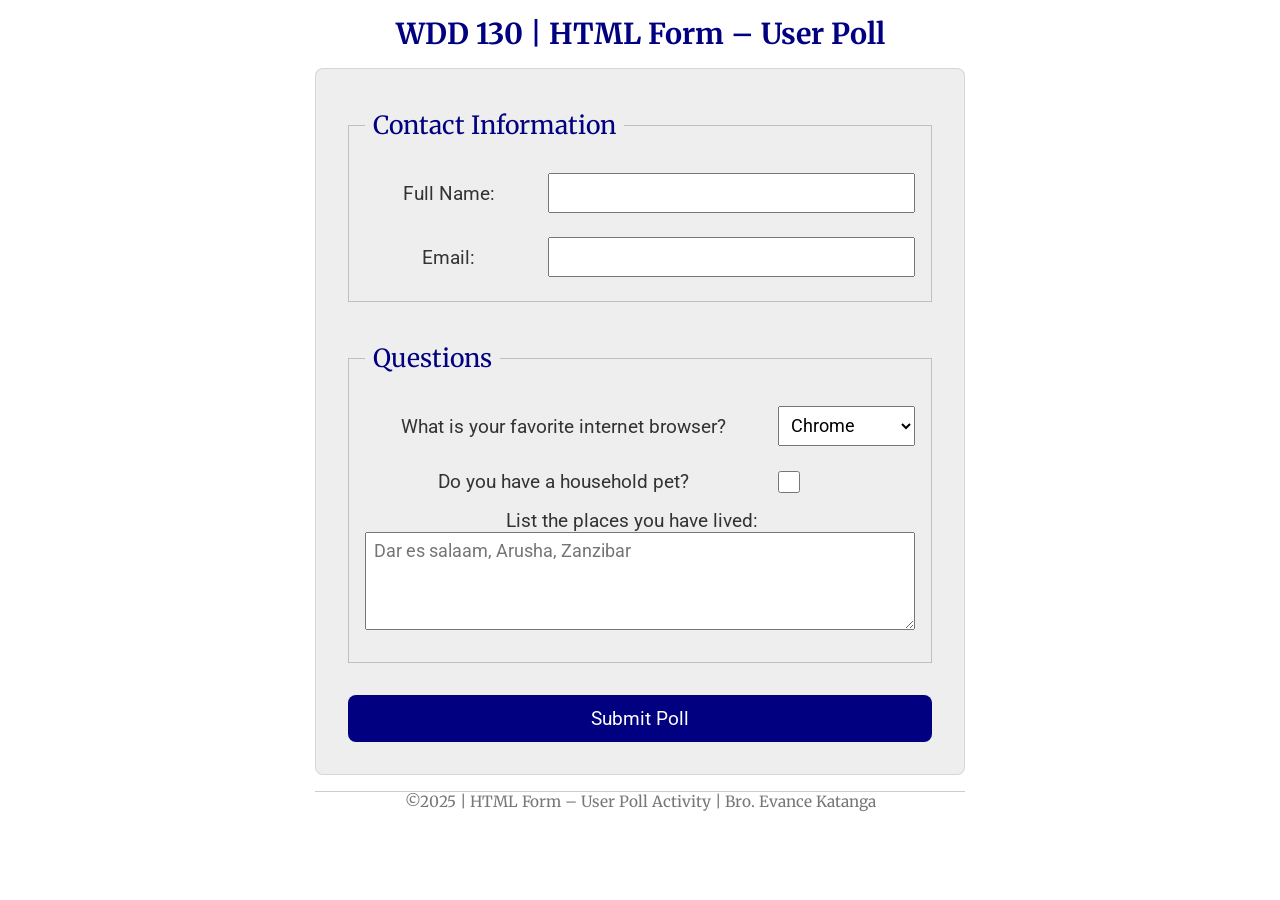
<file: week05/poll-form.html>
<!DOCTYPE html>
<html lang="en-us">

<head>
    <meta charset="utf-8">
    <meta name="viewport" content="width=device-width, initial-scale=1">
    <title>WDD 130 | HTML Form – User Poll</title>
    <link rel="stylesheet" href="styles/poll-form.css">
    <link rel="preconnect" href="https://fonts.googleapis.com">
    <link rel="preconnect" href="https://fonts.gstatic.com" crossorigin>
    <link href="https://fonts.googleapis.com/css2?family=Merriweather:ital,wght@0,300..900;1,300..900&family=Roboto:ital,wght@0,100..900;1,100..900&display=swap" rel="stylesheet">
</head>

<body>
    <header>
        <h1>WDD 130 | HTML Form – User Poll</h1>
    </header>
    <main>
        <form>
            <fieldset>
                <legend>Contact Information</legend>
                <div class="form-item column2">
                    <label for="fullname">Full Name:</label>
                    <input type="text" name="fullname" id="fullname" required>
                </div>
                <div class="form-item column2">
                    <label for="useremail">Email:</label>
                    <input type="email" name="useremail" id="useremail" required>
                </div>
            </fieldset>
            <fieldset>
                <legend>Questions</legend>
                <div class="form-item column1">
                    <label for="browser">What is your favorite internet browser?</label>
                    <select id="browser" name="browser">
                        <option value="chrome">Chrome</option>
                        <option value="firefox">Firefox</option>
                        <option value="safari">Safari</option>
                        <option value="edge">Edge</option>
                        <option value="brave">Brave</option>
                        <option value="other">Other</option>
                    </select>
                </div>
                <div class="form-item column1">
                    <label for="pet">Do you have a household pet?</label>
                    <input type="checkbox" id="pet" name="pet">
                </div>
                <div class="form-item">
                    <label for="places">List the places you have lived:</label>
                    <textarea id="places" name="places" rows="4" placeholder="Dar es salaam, Arusha, Zanzibar"></textarea>
                </div>
            </fieldset>
            <button type="submit">Submit Poll</button>
        </form>
    </main>
    <footer>
        <p>©2025 | HTML Form – User Poll Activity | Bro. Evance Katanga</p>
    </footer>
</body>

</html>
</file>
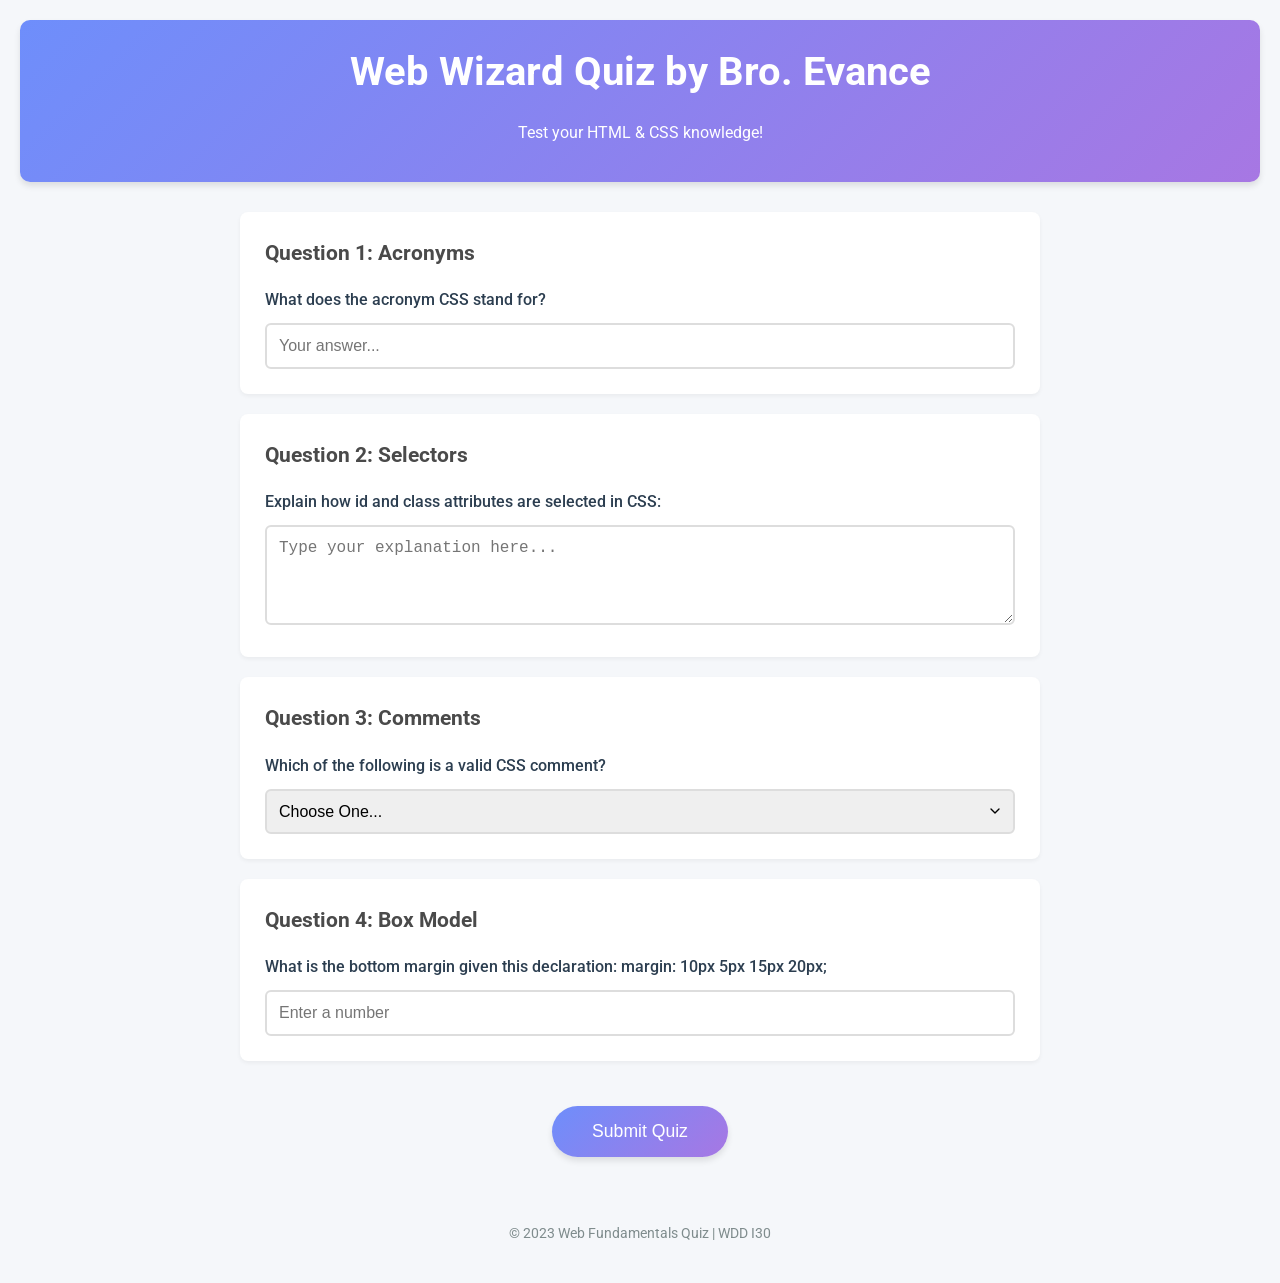
<file: week05/quiz.html>
<!DOCTYPE html>
<html lang="en">
<head>
    <meta charset="UTF-8">
    <meta name="viewport" content="width=device-width, initial-scale=1.0">
    <title>HTML/CSS Knowledge Quiz</title>
    <link rel="stylesheet" href="styles/quiz.css">
    <style>
        @import url('https://fonts.googleapis.com/css2?family=Roboto:wght@300;400;700&family=Source+Code+Pro&display=swap');
    </style>
</head>
<body>
    <header>
        <h1>Web Wizard Quiz
            by Bro. Evance
        </h1>
        <p>Test your HTML & CSS knowledge!</p>
    </header>

    <main>
        <form id="quiz-form" action="#" method="post">
            <div class="quiz-card">
                <h2>Question 1: Acronyms</h2>
                <label for="q1">What does the acronym CSS stand for?</label>
                <input type="text" id="q1" name="q1" placeholder="Your answer..." required>
            </div>

            <div class="quiz-card">
                <h2>Question 2: Selectors</h2>
                <label for="q2">Explain how id and class attributes are selected in CSS:</label>
                <textarea id="q2" name="q2" rows="4" placeholder="Type your explanation here..."></textarea>
            </div>

            <div class="quiz-card">
                <h2>Question 3: Comments</h2>
                <label for="q3">Which of the following is a valid CSS comment?</label>
                <select id="q3" name="q3" required>
                    <option value="" selected disabled>Choose One...</option>
                    <option value="option1">/* This is a comment */</option>
                    <option value="option2">// This is a comment</option>
                    <option value="option3"><!-- This is a comment --></option>
                    <option value="option4">' This is a comment</option>
                </select>
            </div>

            <div class="quiz-card">
                <h2>Question 4: Box Model</h2>
                <label for="q4">What is the bottom margin given this declaration: margin: 10px 5px 15px 20px;</label>
                <input type="number" id="q4" name="q4" min="0" max="50" placeholder="Enter a number">
            </div>

            <div class="quiz-card submit-section">
                <button type="submit" class="submit-btn">Submit Quiz</button>
            </div>
        </form>
    </main>

    <footer>
        <p>© 2023 Web Fundamentals Quiz | WDD I30</p>
    </footer>
</body>
</html>
</file>
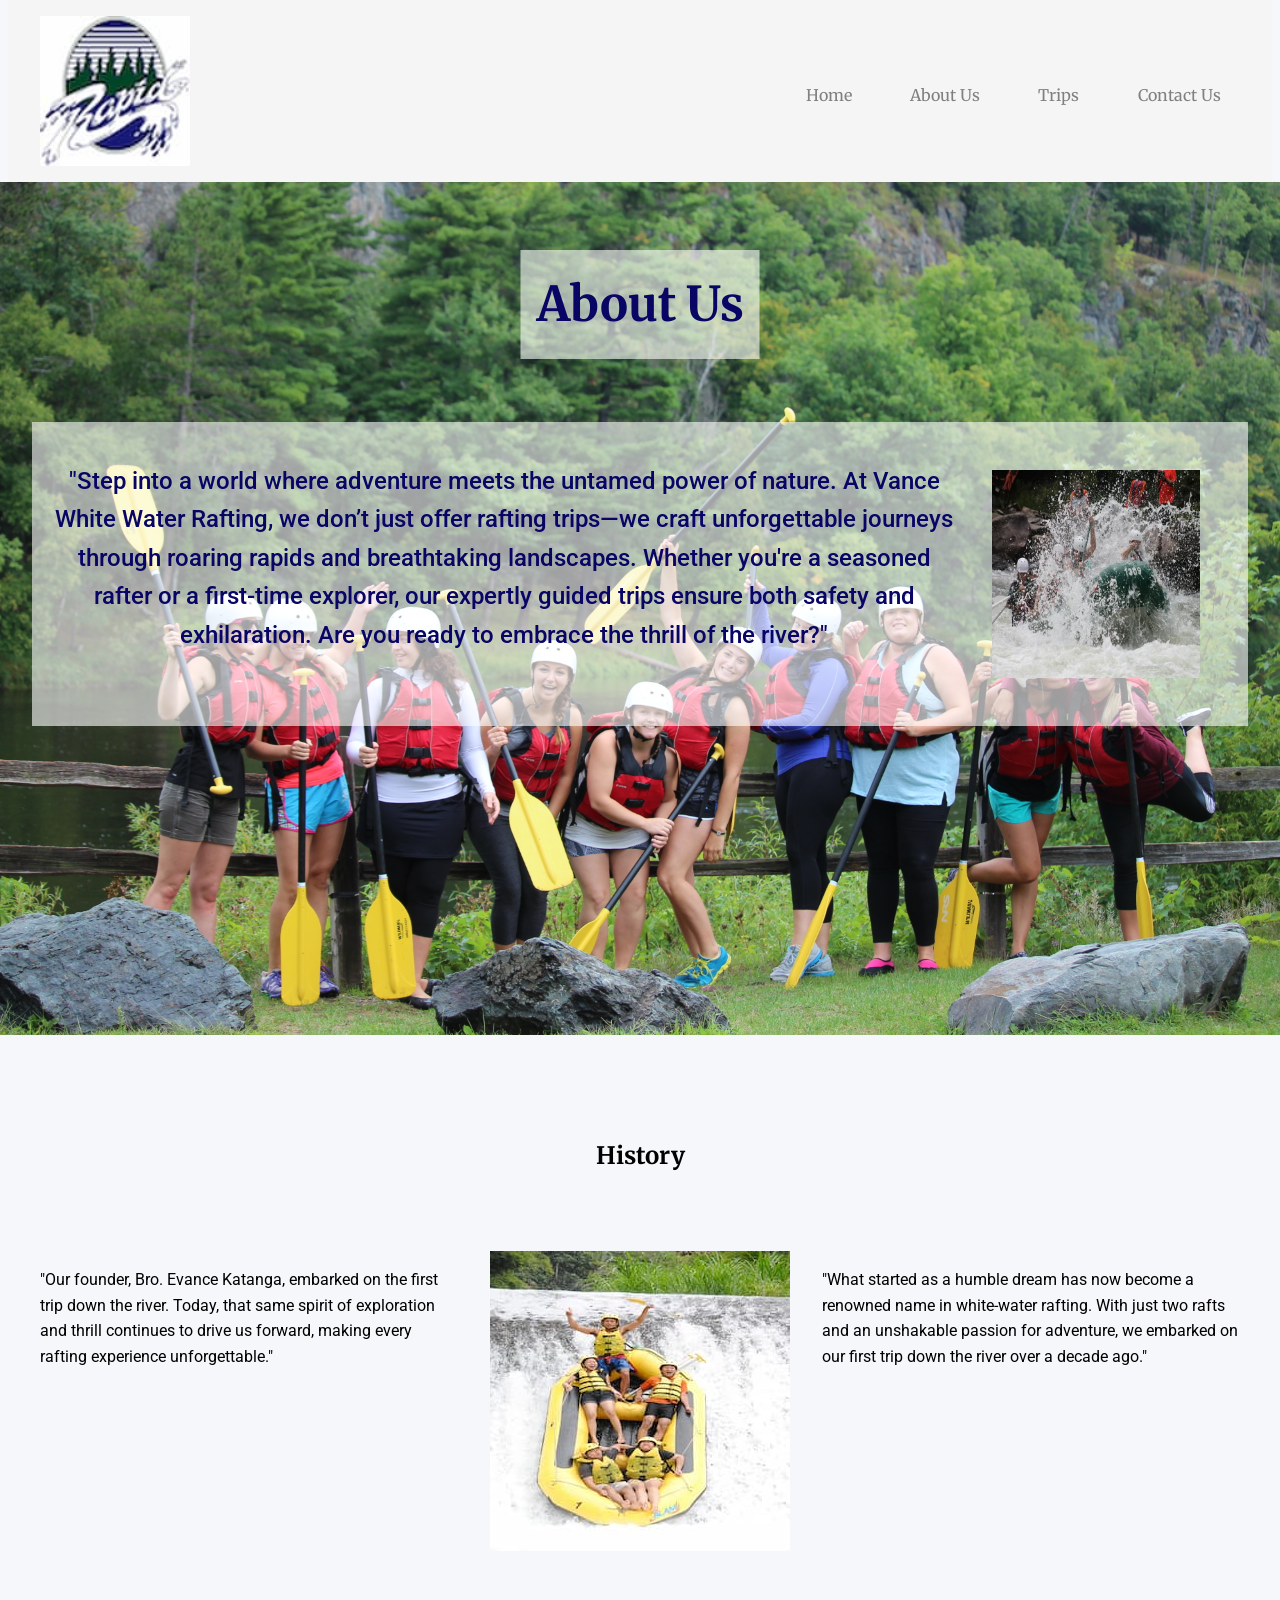
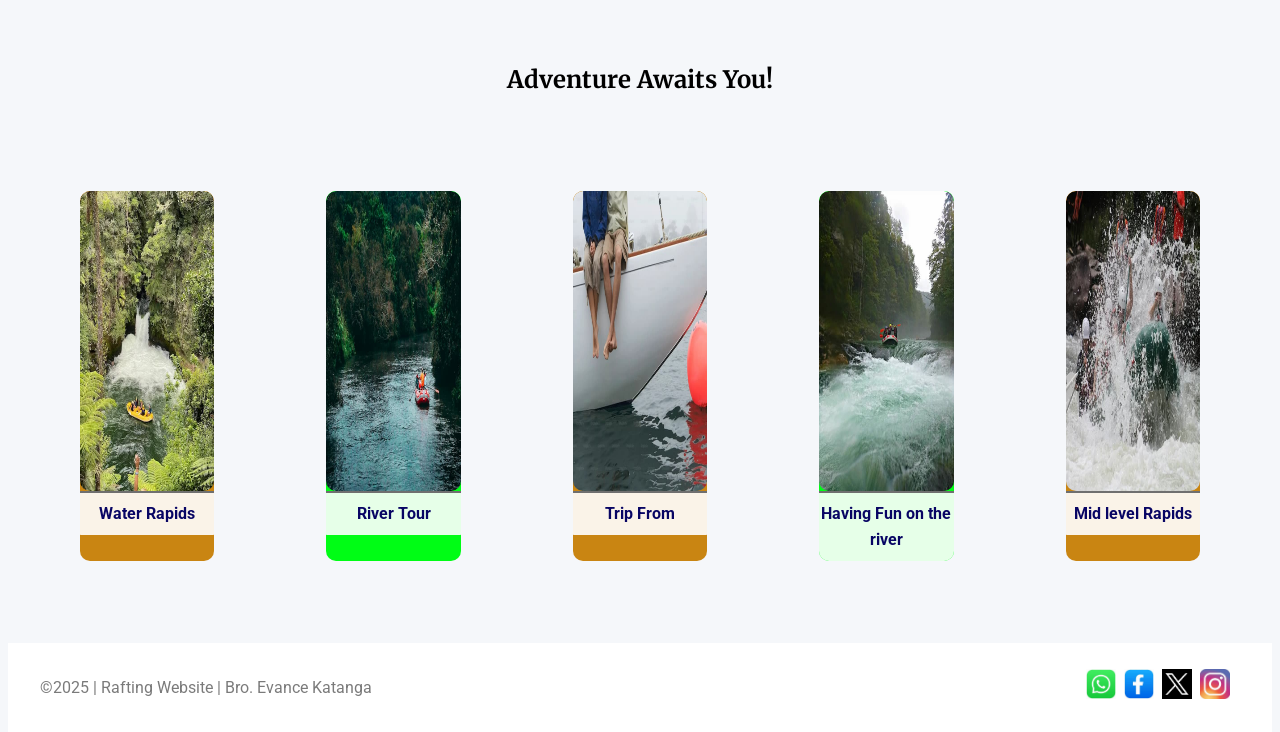
<file: wwr/about.html>
<!DOCTYPE html>
<html lang="en-US">

<head>
  <meta charset="utf-8">
  <meta name="viewport" content="width=device-width, initial-scale=1.0">
  <meta name="description"
    content="Experience the thrill of Vance Water Rafting! Join us for exciting rafting adventures, breathtaking views, and unforgettable memories on the water.">
  <meta name="author" content="Bro. Katanga Evance Hosea">
  <link rel="preconnect" href="https://fonts.googleapis.com">
  <link rel="preconnect" href="https://fonts.gstatic.com" crossorigin>
  <link
    href="https://fonts.googleapis.com/css2?family=Merriweather:ital,opsz,wght@0,18..144,300..900;1,18..144,300..900&family=Roboto:ital,wght@0,100..900;1,100..900&display=swap"
    rel="stylesheet">
  <title>About Our Vance Rafting Company</title>
  <link rel="stylesheet" href="styles/rafting.css">



</head>

<body>
  <header>
    <img src="images/logoss.jpg" alt="Rafting Company Logo" class="company-logo">
    <nav class="main-menu">
      <a href="index.html">Home</a>
      <a href="about.html">About Us</a>
      <a href="trips.html">Trips</a>
      <a href="contact.html">Contact Us</a>
    </nav>
  </header>

  <main>
    <div class="hero">
      <img src="images/R.jpeg" alt="Rafting Image" class="hero-img">
      <h1>About Us</h1>
      <article>
        <img src="images/imaage5.jpg" alt="Rafting Image">
        <p>"Step into a world where adventure meets the untamed power of nature. At Vance
          White Water Rafting, we don’t just offer rafting trips—we craft unforgettable journeys through
          roaring rapids and breathtaking landscapes. Whether you're a seasoned rafter or a first-time
          explorer, our expertly guided trips ensure both safety and exhilaration. Are you ready to embrace
          the thrill of the river?" </p>
      </article>
    </div>
    <section class="history">
      <h2>History</h2>
      <p>"Our founder, Bro. Evance Katanga, embarked on the first trip down the river.
        Today, that same spirit of exploration and thrill continues to drive us forward,
        making every rafting experience unforgettable."</p>
      <img src="images/raftin.jpg" alt="rafting image">
      <p> "What started as a humble dream has now become a renowned name in white-water
        rafting. With just two rafts and an unshakable passion for adventure, we embarked on our first trip
        down the river over a decade ago."</p>
    </section>
    <section class="adventures">
      <h2>Adventure Awaits You!</h2>
      <figure><img src="images/image1.jpg" alt="Raft 01">
        <figcaption> Water Rapids </figcaption>
      </figure>
      <figure><img src="images/image2.jpg" alt="Raft 02">
        <figcaption> River Tour </figcaption>
      </figure>
      <figure><img src="images/tripimage3.jpg" alt="Raft 03">
        <figcaption> Trip From </figcaption>
      </figure>
      <figure><img src="images/image4.jpg" alt="Raft 04">
        <figcaption> Having Fun on the river </figcaption>
      </figure>
      <figure><img src="images/imaage5.jpg" alt="Raft 05">
        <figcaption> Mid level Rapids </figcaption>
      </figure>

    </section>
  </main>

  <footer class="footer">
    <p>&copy;2025 | Rafting Website | Bro. Evance Katanga </p>
    <div class="social">
      <a href="https://wa.me/255748613040" target="_blank"><img src="images/whatsapp.jpeg" alt="Instagram logo"></a>
      <a href="https://facebook.com" target="_blank"><img src="images/facebook.jpeg" alt="Facebook logo"></a>
      <a href="https://twitter.com" target="_blank"><img src="images/twiter.jpeg" alt="Twitter logo"></a>
      <a href="https://instagram.com" target="_blank"><img src="images/instagram.jpeg" alt="Instagram logo"></a>

    </div>

  </footer>
</body>

</html>
</file>
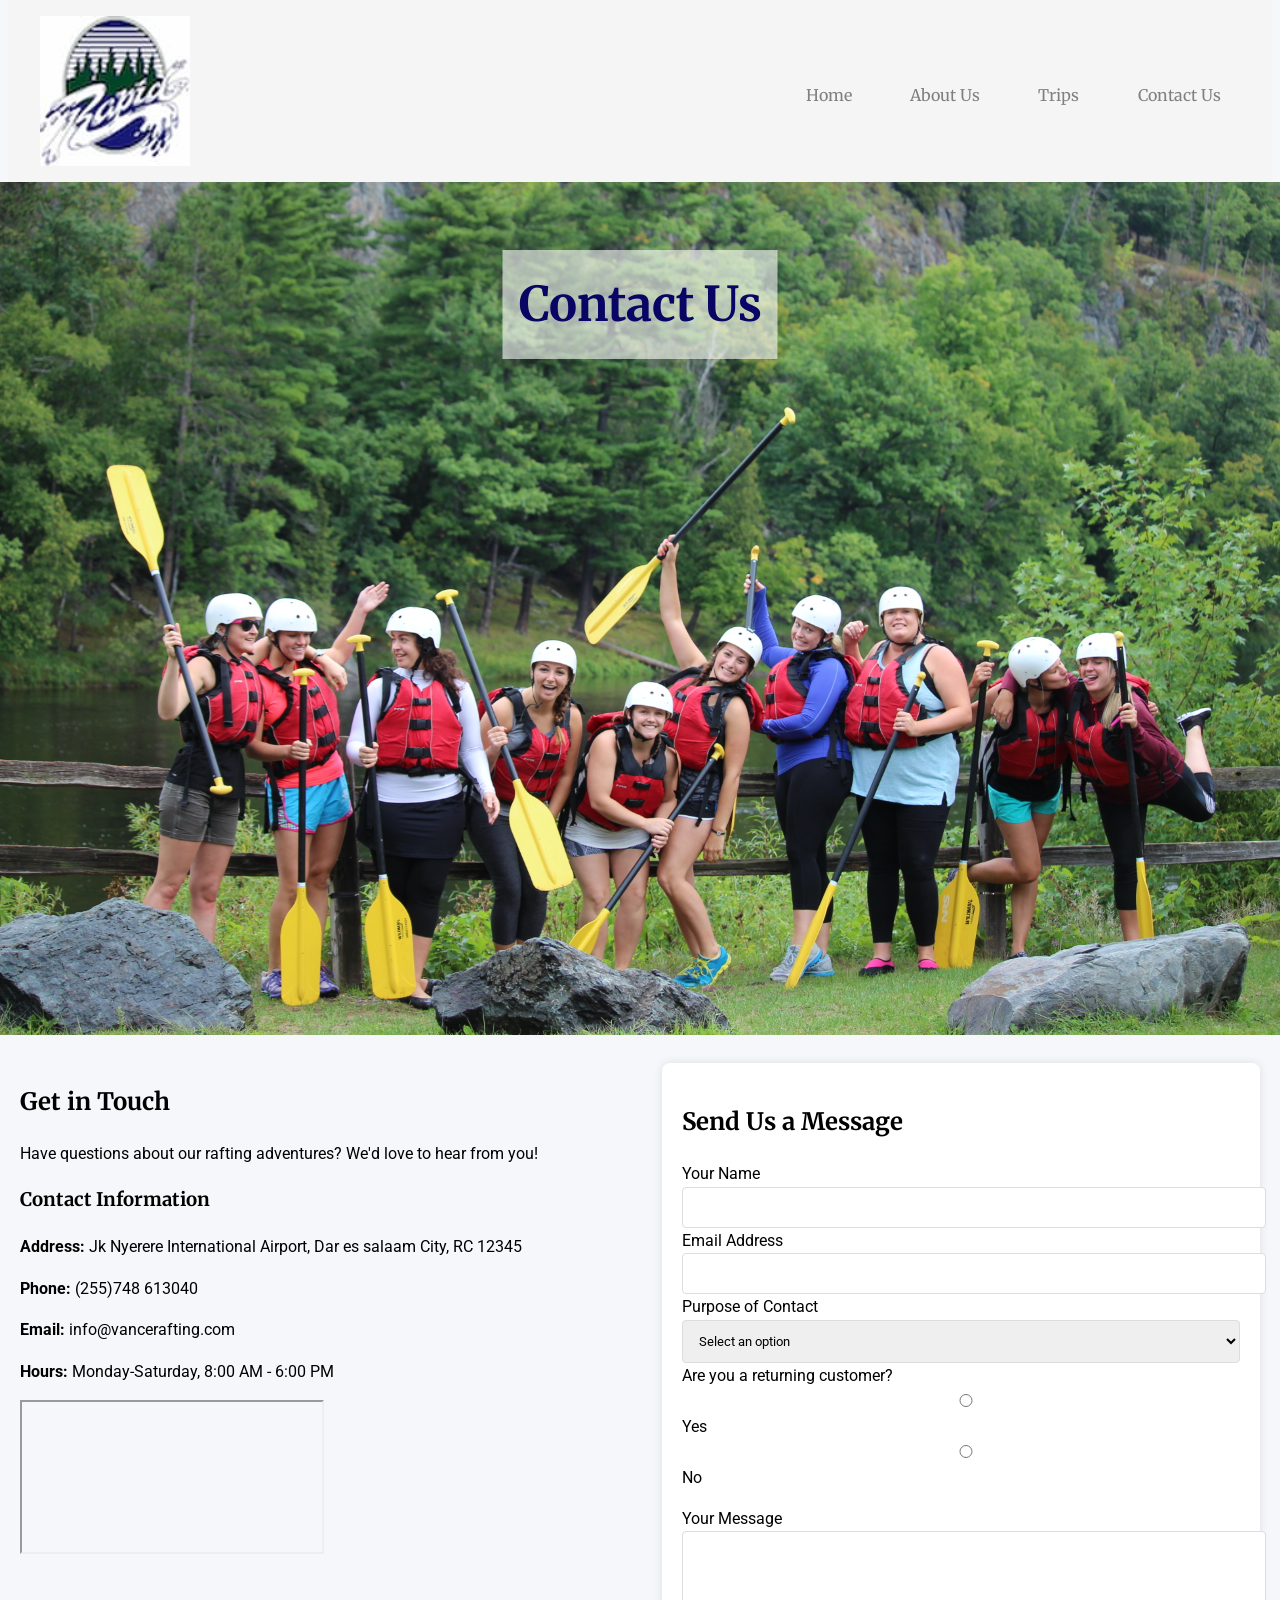
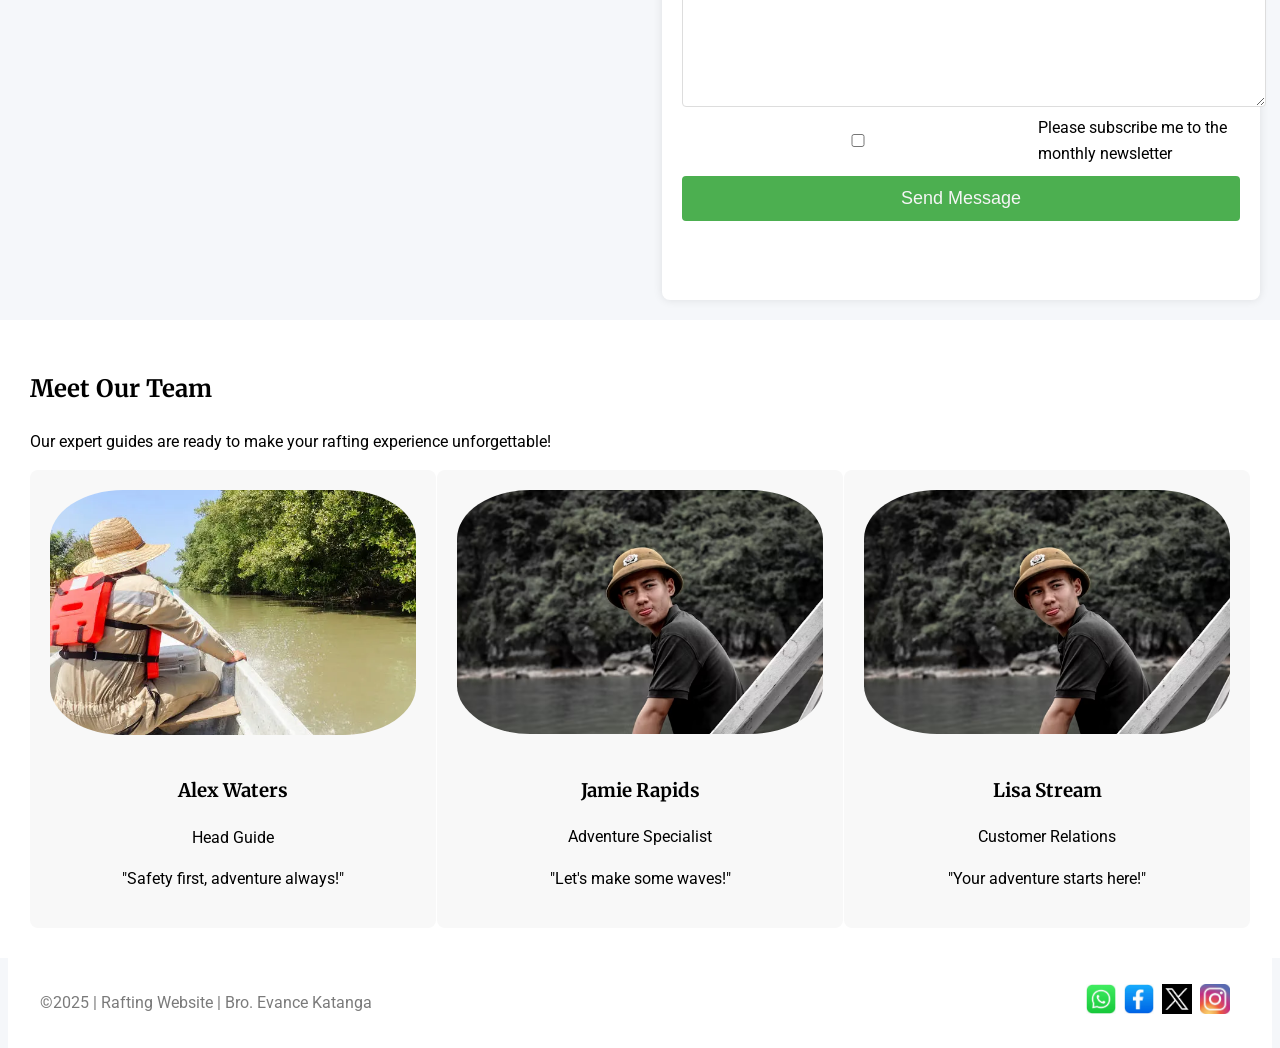
<file: wwr/contact.html>
<!DOCTYPE html>
<html lang="en-US">

<head>
    <meta charset="utf-8">
    <meta name="viewport" content="width=device-width, initial-scale=1.0">
    <meta name="description"
        content="Contact Vance Water Rafting for inquiries, bookings, or questions about our exciting rafting adventures.">
    <meta name="author" content="Bro. Katanga Evance Hosea">
    <link rel="preconnect" href="https://fonts.googleapis.com">
    <link rel="preconnect" href="https://fonts.gstatic.com" crossorigin>
    <link
        href="https://fonts.googleapis.com/css2?family=Merriweather:ital,opsz,wght@0,18..144,300..900;1,18..144,300..900&family=Roboto:ital,wght@0,100..900;1,100..900&display=swap"
        rel="stylesheet">
    <title>Contact Us - Vance Rafting Company</title>
    <link rel="stylesheet" href="styles/rafting.css">


</head>

<body>
    <header>
        <img src="images/logoss.jpg" alt="Rafting Company Logo" class="company-logo">
        <nav class="main-menu">
            <a href="index.html">Home</a>
            <a href="about.html">About Us</a>
            <a href="trips.html">Trips</a>
            <a href="contact.html">Contact Us</a>
        </nav>
    </header>

    <main>
        <div class="hero">
            <img src="images/R.jpeg" alt="Rafting Image" class="hero-img">
            <h1>Contact Us</h1>
        </div>

        <div class="contact-container">
            <div class="contact-info">
                <h2>Get in Touch</h2>
                <p>Have questions about our rafting adventures? We'd love to hear from you!</p>

                <h3>Contact Information</h3>
                <p><strong>Address:</strong> Jk Nyerere International Airport, Dar es salaam City, RC 12345</p>
                <p><strong>Phone:</strong> (255)748 613040</p>
                <p><strong>Email:</strong> info@vancerafting.com</p>
                <p><strong>Hours:</strong> Monday-Saturday, 8:00 AM - 6:00 PM</p>

                <div class="map-container">
                    <iframe
                        src="https://www.google.com/maps/embed?pb=!1m18!1m12!1m3!1d2445.282933257516!2d-122.4194!3d37.7749!2m3!1f0!2f0!3f0!3m2!1i1024!2i768!4f13.1!3m3!1m2!1s0x0%3A0x0!2zMznCsDU0JzQ5LjkiTiA4wrA1OCc0Mi4xIlc!5e0!3m2!1sen!2sus!4v1620000000000!5m2!1sen!2sus"
                        allowfullscreen="" loading="lazy" title="Business Location Map">
                    </iframe>


                </div>
            </div>

            <div class="contact-form">
                <h2>Send Us a Message</h2>
                <form action="#" method="post">
                    <div class="form-group">
                        <label for="name">Your Name</label>
                        <input type="text" id="name" name="name" required>
                    </div>

                    <div class="form-group">
                        <label for="email">Email Address</label>
                        <input type="email" id="email" name="email" required>
                    </div>

                    <div class="form-group">
                        <label for="purpose">Purpose of Contact</label>
                        <select id="purpose" name="purpose" required>
                            <option value="" selected disabled>Select an option</option>
                            <option value="general">General Inquiry</option>
                            <option value="reservation">Reservation Question</option>
                            <option value="suggestion">Website Suggestion</option>
                            <option value="other">Other</option>
                        </select>
                    </div>

                    <div class="form-group1">
                        <label>Are you a returning customer?</label>
                        <div class="radio-group">
                            <input type="radio" id="returning-yes" name="returning" value="yes" class="radio-option">
                            <label for="returning-yes" class="radio-label">Yes</label>

                            <input type="radio" id="returning-no" name="returning" value="no" class="radio-option">
                            <label for="returning-no" class="radio-label">No</label>
                        </div>
                    </div>

                    <div class="form-group2">
                        <label for="message">Your Message</label>
                        <textarea id="message" name="message" required></textarea>
                    </div>

                    <div class="checkbox-group">
                        <input type="checkbox" id="newsletter" name="newsletter" value="subscribe">
                        <label for="newsletter" class="checkbox-label">Please subscribe me to the monthly
                            newsletter</label>
                    </div>

                    <button type="submit" class="submit-btn">Send Message</button>
                </form>
            </div>
        </div>

        <section class="team-section">
            <h2>Meet Our Team</h2>
            <p>Our expert guides are ready to make your rafting experience unforgettable!</p>

            <div class="employee-profiles">
                <div class="employee-card">
                    <img src="images/riverguide2.webp" alt="River Guide 01">
                    <h3>Alex Waters</h3>
                    <p>Head Guide</p>
                    <p>"Safety first, adventure always!"</p>
                </div>

                <div class="employee-card">
                    <img src="images/riverguide3.avif" alt="River Guide 02">
                    <h3>Jamie Rapids</h3>
                    <p>Adventure Specialist</p>
                    <p>"Let's make some waves!"</p>
                </div>

                <div class="employee-card">
                    <img src="images/riverguide3.avif" alt="River Guide 03">
                    <h3>Lisa Stream</h3>
                    <p>Customer Relations</p>
                    <p>"Your adventure starts here!"</p>
                </div>
            </div>
        </section>
    </main>

    <footer class="footer">
        <p>&copy;2025 | Rafting Website | Bro. Evance Katanga </p>
        <div class="social">
            <a href="https://wa.me/255748613040" target="_blank"><img src="images/whatsapp.jpeg"
                    alt="WhatsApp logo"></a>
            <a href="https://facebook.com" target="_blank"><img src="images/facebook.jpeg" alt="Facebook logo"></a>
            <a href="https://twitter.com" target="_blank"><img src="images/twiter.jpeg" alt="Twitter logo"></a>
            <a href="https://instagram.com" target="_blank"><img src="images/instagram.jpeg" alt="Instagram logo"></a>
        </div>
    </footer>
</body>

</html>
</file>
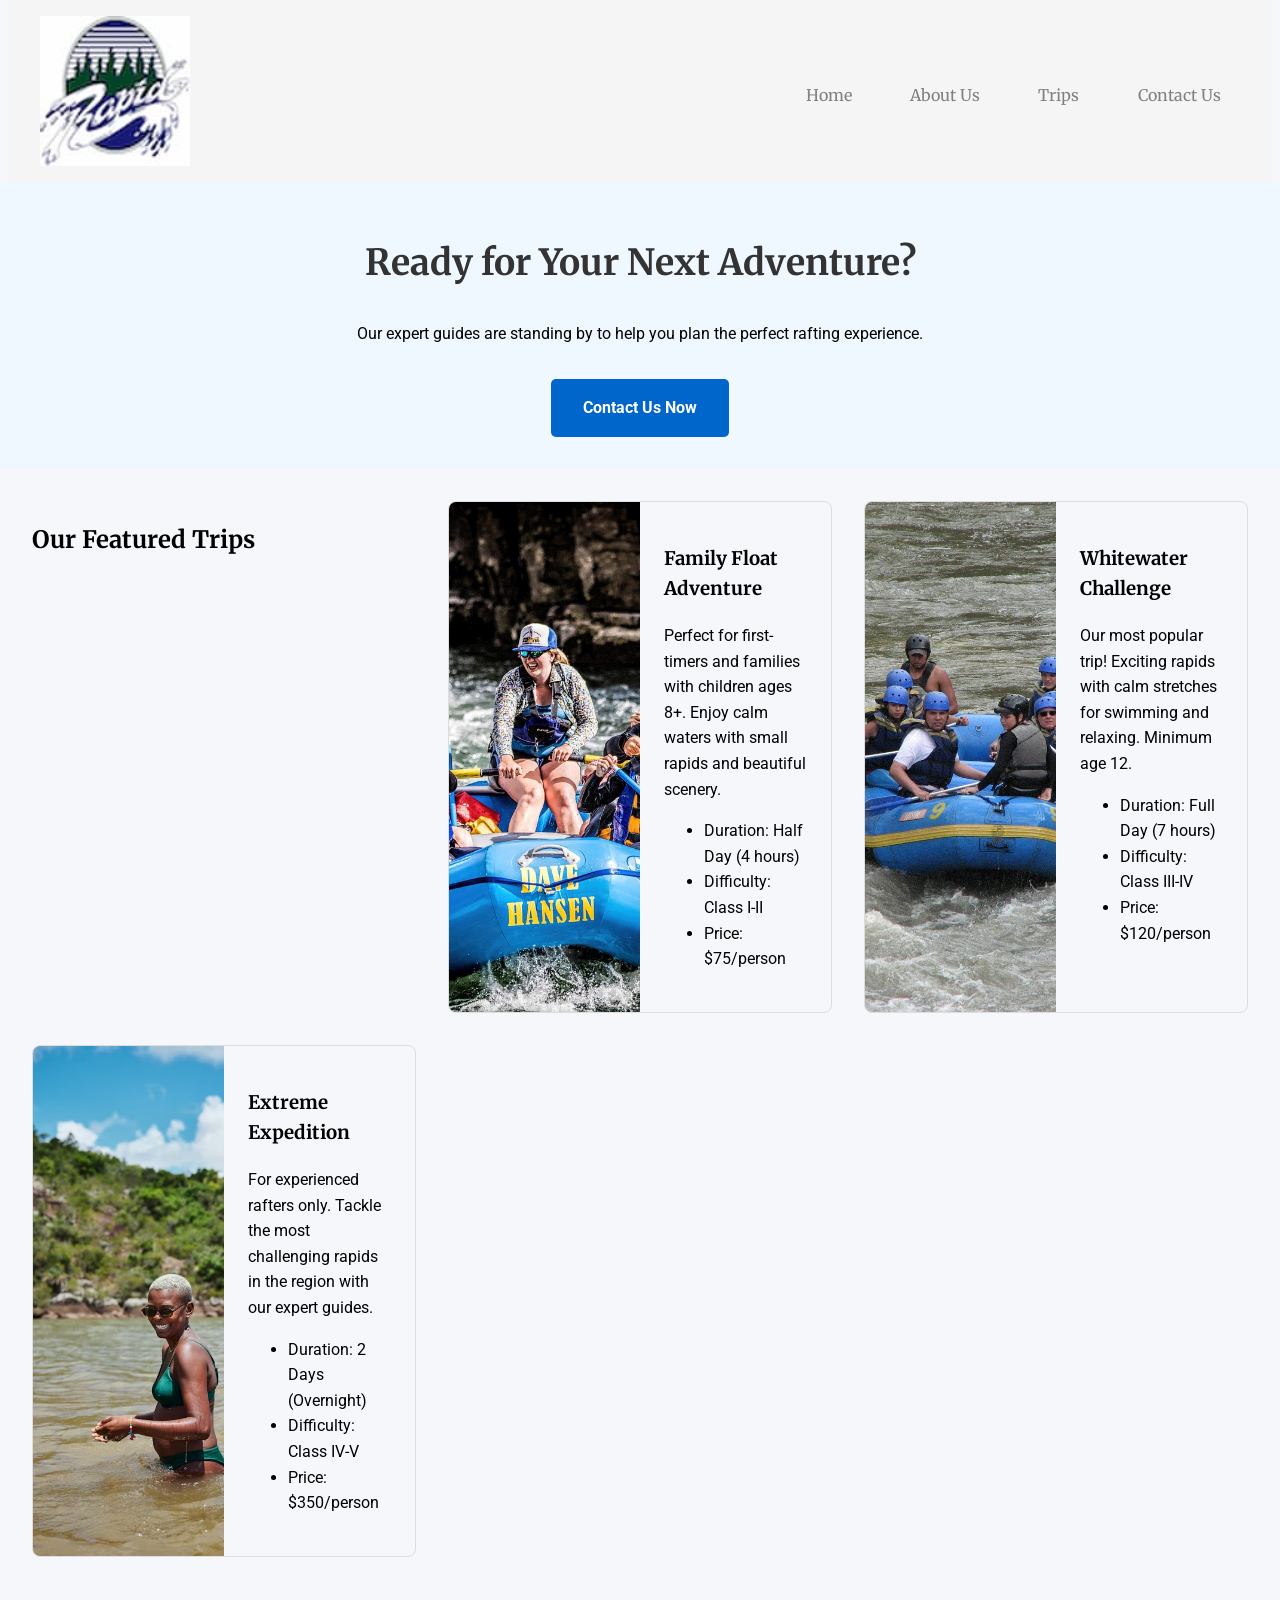
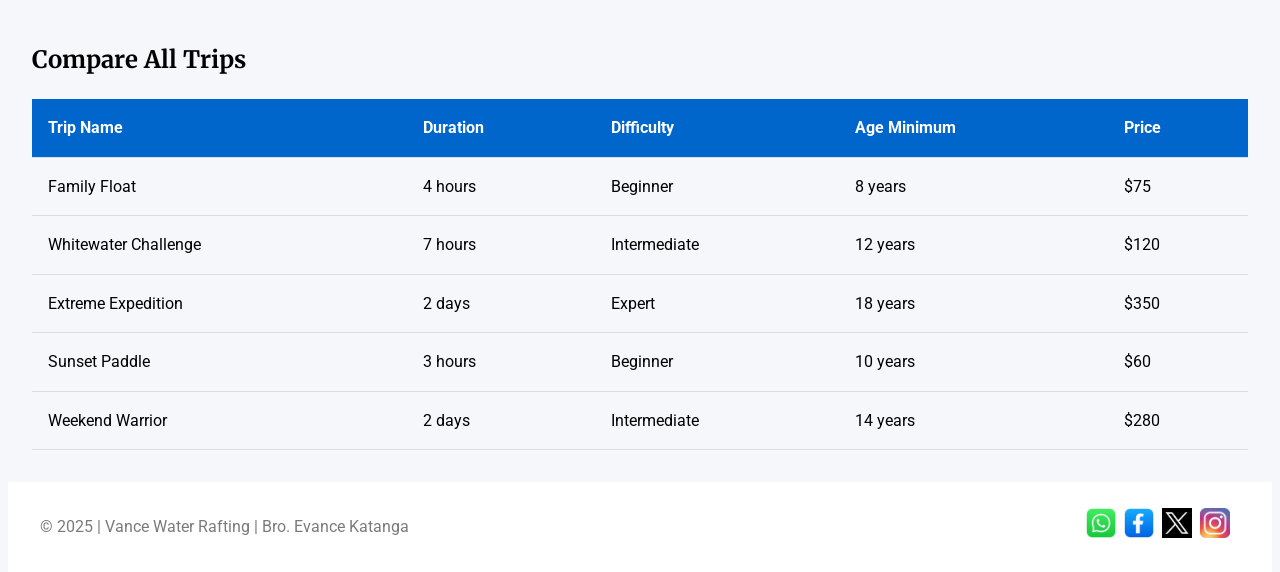
<file: wwr/trips.html>
<!DOCTYPE html>
<html lang="en-US">
<head>
  <meta charset="UTF-8">
  <meta name="viewport" content="width=device-width, initial-scale=1.0">
  <meta name="description" content="Explore our exciting rafting trips at Vance Water Rafting. Choose from beginner to expert level adventures with all safety equipment provided.">
  <meta name="author" content="Bro. Katanga Evance Hosea">
  <title>Vance Water Rafting | Our Trips</title>
  <link rel="preconnect" href="https://fonts.googleapis.com">
  <link rel="preconnect" href="https://fonts.gstatic.com" crossorigin>
  <link href="https://fonts.googleapis.com/css2?family=Merriweather&family=Roboto&display=swap" rel="stylesheet">
  <link rel="stylesheet" href="styles/rafting.css">
</head>
<body>
  <header>
    <img src="images/logoss.jpg" alt="Rafting Company Logo" class="company-logo">
    <nav class="main-menu">
      <a href="index.html">Home</a>
      <a href="about.html">About Us</a>
      <a href="trips.html" class="active">Trips</a>
      <a href="contact.html">Contact Us</a>
    </nav>
  </header>

  <main>
    <!-- Call to Action -->
    <section class="cta-trips">
      <h1>Ready for Your Next Adventure?</h1>
      <p>Our expert guides are standing by to help you plan the perfect rafting experience.</p>
      <a href="contact.html" class="cta-button">Contact Us Now</a>
    </section>

    <!-- Featured Trips -->
    <section class="featured-trips">
      <h2>Our Featured Trips</h2>
      
      <div class="trip-card">
        <img src="images/beginer-trip.jpg" alt="Beginner rafting trip">
        <div class="trip-info">
          <h3>Family Float Adventure</h3>
          <p>Perfect for first-timers and families with children ages 8+. Enjoy calm waters with small rapids and beautiful scenery.</p>
          <ul>
            <li>Duration: Half Day (4 hours)</li>
            <li>Difficulty: Class I-II</li>
            <li>Price: $75/person</li>
          </ul>
        </div>
      </div>
      
      <div class="trip-card">
        <img src="images/intermediate-trip.jpg" alt="Intermediate rafting trip">
        <div class="trip-info">
          <h3>Whitewater Challenge</h3>
          <p>Our most popular trip! Exciting rapids with calm stretches for swimming and relaxing. Minimum age 12.</p>
          <ul>
            <li>Duration: Full Day (7 hours)</li>
            <li>Difficulty: Class III-IV</li>
            <li>Price: $120/person</li>
          </ul>
        </div>
      </div>
      
      <div class="trip-card">
        <img src="images/riverguide4.avif" alt="Expert rafting trip">
        <div class="trip-info">
          <h3>Extreme Expedition</h3>
          <p>For experienced rafters only. Tackle the most challenging rapids in the region with our expert guides.</p>
          <ul>
            <li>Duration: 2 Days (Overnight)</li>
            <li>Difficulty: Class IV-V</li>
            <li>Price: $350/person</li>
          </ul>
        </div>
      </div>
    </section>

    <!-- Trip Comparison Table -->
    <section class="trip-table">
      <h2>Compare All Trips</h2>
      <table>
        <thead>
          <tr>
            <th>Trip Name</th>
            <th>Duration</th>
            <th>Difficulty</th>
            <th>Age Minimum</th>
            <th>Price</th>
          </tr>
        </thead>
        <tbody>
          <tr>
            <td>Family Float</td>
            <td>4 hours</td>
            <td>Beginner</td>
            <td>8 years</td>
            <td>$75</td>
          </tr>
          <tr>
            <td>Whitewater Challenge</td>
            <td>7 hours</td>
            <td>Intermediate</td>
            <td>12 years</td>
            <td>$120</td>
          </tr>
          <tr>
            <td>Extreme Expedition</td>
            <td>2 days</td>
            <td>Expert</td>
            <td>18 years</td>
            <td>$350</td>
          </tr>
          <tr>
            <td>Sunset Paddle</td>
            <td>3 hours</td>
            <td>Beginner</td>
            <td>10 years</td>
            <td>$60</td>
          </tr>
          <tr>
            <td>Weekend Warrior</td>
            <td>2 days</td>
            <td>Intermediate</td>
            <td>14 years</td>
            <td>$280</td>
          </tr>
        </tbody>
      </table>
    </section>
  </main>

  <footer>
    <p>&copy; 2025 | Vance Water Rafting | Bro. Evance Katanga</p>
    <div class="social">
      <a href="https://wa.me/255748613040" target="_blank"><img src="images/whatsapp.jpeg" alt="WhatsApp"></a>
      <a href="https://facebook.com" target="_blank"><img src="images/facebook.jpeg" alt="Facebook"></a>
      <a href="https://twitter.com" target="_blank"><img src="images/twiter.jpeg" alt="Twitter"></a>
      <a href="https://instagram.com" target="_blank"><img src="images/instagram.jpeg" alt="Instagram"></a>
    </div>  
  </footer>
</body>
</html>
</file>
<file: week05/styles/poll-form.css>
* {
    margin: 0;
    padding: 0;
    box-sizing: border-box;
}

body {
    font-family: Merriweather, Georgia, serif;
    font-size: 1.2em;
    color: #333;
    background: #fff;
}

header {
    margin: 0 auto;
    width: 650px;
}

h1 {
    margin: 1rem;
    font-size: 1.5em;
    color: navy;
    text-align: center;
}

form {
    width: 650px;
    margin: 0 auto;
    padding: 1rem;
    border: 1px solid rgb(0 0 0 / 0.1);
    border-radius: 0.5rem;
    background-color: #eee;
    display: grid;
}

fieldset {
    display: grid;
    grid-gap: .5rem;
    margin: 1rem;
    border: 1px solid rgb(0 0 0 / 0.2);
    padding: 1rem;
}

legend {
    padding: 0.5rem;
    color: navy;
    font-size: 1.3em;
}

label,
input,
button,
select,
textarea {
    font-family: Roboto, Arial, sans-serif;
}

label {
    text-align: right;
    padding-right: 1rem;
}

input,
select,
textarea {
    padding: 0.5rem;
    font-size: 1.1rem;
}

input[type="checkbox"] {
    width: 22px;
    height: 22px;
    vertical-align: bottom;
}

/* Center elements properly */
.form-item {
    display: grid;
    align-items: center;
    margin-bottom: 1rem;
}

/* Center the label text */
.form-item label {
    text-align: center;
    width: 100%;
}

/* Ensure textarea takes full width */
textarea {
    width: 100%;
    padding: 0.5rem;
    box-sizing: border-box;
}

/* Column1 - label takes 3 parts, input takes 1 part */
.column1 {
    display: grid;
    grid-template-columns: 3fr 1fr;
    margin: 0.5rem 0;
}

/* Column2 - label takes 1 part, input takes 2 parts */
.column2 {
    display: grid;
    grid-template-columns: 1fr 2fr;
    margin: 0.5rem 0;
    text-align: center;
}

/* Button Styling */
button {
    margin: 1rem;
    background-color: navy;
    color: #fff;
    border: none;
    border-radius: .5rem;
    padding: .75rem;
    font-size: 1.2rem;
    cursor: pointer;
}

button:hover {
    background-color: darkgreen;
}

/* Footer Styling */
footer {
    margin: 1rem auto 0;
    width: 650px;
    text-align: center;
    font-size: 0.8em;
    color: #777;
    border-top: 1px solid #ccc;
}

/* Responsive Design */
@media (max-width: 600px) {
    form, header, footer {
        width: 90%;
        max-width: 650px;
    }

    .column1, .column2 {
        grid-template-columns: 1fr;
        text-align: center;
    }

    .form-item label {
        text-align: center;
        padding-bottom: 0.3rem;
    }
}
</file>
<file: week05/styles/quiz.css>
/* General Styles */
body {
    font-family: 'Roboto', sans-serif;
    line-height: 1.6;
    color: #333;
    background-color: #f5f7fa;
    margin: 0;
    padding: 20px;
}

header {
    text-align: center;
    margin-bottom: 30px;
    padding: 20px;
    background: linear-gradient(135deg, #6e8efb, #a777e3);
    color: white;
    border-radius: 10px;
    box-shadow: 0 4px 6px rgba(0, 0, 0, 0.1);
}

h1 {
    margin: 0;
    font-size: 2.5rem;
}

h2 {
    color: #4a4a4a;
    font-size: 1.3rem;
    margin-top: 0;
}

/* Quiz Form Styles */
#quiz-form {
    max-width: 800px;
    margin: 0 auto;
}

.quiz-card {
    background: white;
    border-radius: 8px;
    padding: 25px;
    margin-bottom: 20px;
    box-shadow: 0 2px 4px rgba(0, 0, 0, 0.05);
    transition: transform 0.3s ease, box-shadow 0.3s ease;
}

.quiz-card:hover {
    transform: translateY(-5px);
    box-shadow: 0 5px 15px rgba(0, 0, 0, 0.1);
}

label {
    display: block;
    margin-bottom: 10px;
    font-weight: 500;
    color: #2c3e50;
}

input[type="text"],
input[type="number"],
textarea,
select {
    width: 100%;
    padding: 12px;
    border: 2px solid #ddd;
    border-radius: 6px;
    font-size: 16px;
    transition: border-color 0.3s;
    box-sizing: border-box;
}

input[type="text"]:focus,
input[type="number"]:focus,
textarea:focus,
select:focus {
    border-color: #6e8efb;
    outline: none;
}

textarea {
    resize: vertical;
    min-height: 100px;
}

select {
    appearance: none;
    background-image: url("data:image/svg+xml;charset=UTF-8,%3csvg xmlns='http://www.w3.org/2000/svg' viewBox='0 0 24 24' fill='none' stroke='currentColor' stroke-width='2' stroke-linecap='round' stroke-linejoin='round'%3e%3cpolyline points='6 9 12 15 18 9'%3e%3c/polyline%3e%3c/svg%3e");
    background-repeat: no-repeat;
    background-position: right 10px center;
    background-size: 1em;
}

/* Submit Button */
.submit-section {
    text-align: center;
    background: transparent;
    box-shadow: none;
}

.submit-btn {
    background: linear-gradient(135deg, #6e8efb, #a777e3);
    color: white;
    border: none;
    padding: 15px 40px;
    font-size: 1.1rem;
    border-radius: 50px;
    cursor: pointer;
    transition: all 0.3s ease;
    box-shadow: 0 4px 6px rgba(0, 0, 0, 0.1);
}

.submit-btn:hover {
    transform: translateY(-2px);
    box-shadow: 0 7px 14px rgba(0, 0, 0, 0.2);
    background: linear-gradient(135deg, #5d7de8, #9668d6);
}

/* Footer */
footer {
    text-align: center;
    margin-top: 40px;
    color: #7f8c8d;
    font-size: 0.9rem;
}

/* Responsive Design */
@media (max-width: 600px) {
    body {
        padding: 10px;
    }
    
    .quiz-card {
        padding: 15px;
    }
    
    h1 {
        font-size: 2rem;
    }
}
</file>
<file: wwr/styles/rafting.css>
:root {
  --primary-color: #6f6f6f;
  --secondary-color: #080564;
  --accent1-color: #c98512;
  --accent2-color: #00fd15;

  --heading-font: 'Merriweather', serif;
  --paragraph-font: 'Roboto', sans-serif;
}

body {
  font-family: var(--paragraph-font);
  line-height: 1.6;
  background-color: #f5f7fa;
  margin: 0;
}

header {
  max-width: 1200px;
  margin: 0 auto;
  display: flex;
  align-items: center;
  justify-content: space-between;
  padding: 1rem 2rem;
  background-color: whitesmoke;
}


nav {
  display: flex;
  gap: 20px;
  margin-top: 10px;
  justify-content: space-around;
}

nav a {
  color: grey;
  padding: 0.8rem 1.2rem;
  border-radius: 5px;
  font-family: var(--heading-font);
  transition: background-color 0.3s;
}

nav a:hover {
  background-color: #fff;
  color: #0AA3CF;
}

h1,
h2,
h3,
h4,
h5,
h6 {
  font-family: var(--heading-font);
}

a {
  text-decoration: none;
}

/* Hero Section */
.hero {
  position: relative;
  text-align: center;
}

.hero img {
  width: 100%;
}

.hero h1 {
  position: absolute;
  top: 1em;
  left: 50%;
  transform: translateX(-50%);
  background-color: rgba(255, 255, 255, 0.6);
  padding: 1rem;
  color: var(--secondary-color);
  font-size: 3rem;
}

.hero article {
  background-color: rgba(255, 255, 255, 0.6);
  position: absolute;
  top: 15rem;
  left: 2rem;
  right: 2rem;
  padding: 1rem;
}

.hero article img {
  float: right;
  margin: 2rem;
  width: 13rem;
}

.hero article p {
  color: var(--secondary-color);
  font-size: 1.5rem;
  font-weight: 500;
}

/* History and Adventures Section */
.history,
.adventures {
  max-width: 1200px;
  margin: 50px auto;
  display: grid;
  gap: 2rem;
}

.history {
  grid-template-columns: 2fr 1fr 2fr;
}

.adventures {
  grid-template-columns: repeat(auto-fit, minmax(200px, 1fr));
  text-align: center;
  padding: 1rem;
}

.adventures figure {
  display: flex;
  flex-direction: column;
  align-items: center;
  text-align: center;
  overflow: hidden;
  position: relative;
  border-radius: 10px;
}

.adventures img {
  width: 100%;
  height: 300px;
  object-fit: fill;
  border-radius: 10px;
  transition: transform 0.3s;
}

.adventures img:hover {
  transform: scale(1.1);
}

figcaption {
  background: rgba(255, 255, 255, 0.9);
  padding: 0.5rem;
  width: 100%;
  text-align: center;
  font-weight: bold;
  border-top: 2px solid var(--primary-color);
  border-radius: 0 0 10px 10px;
}

/* History & Adventures Specific Styling */
.history h2,
.adventures h2 {
  grid-column: 1/-1;
  text-align: center;
  padding: 1em 0;
}

figure:nth-of-type(odd) {
  background-color: var(--accent1-color);
  color: var(--secondary-color);
}

figure:nth-of-type(even) {
  background-color: var(--accent2-color);
  color: var(--secondary-color);
}

/* Footer Social Icons */


footer p {
  text-align: center;
}

/* Base Form Styling */
input,
textarea,
select {
  width: 100%;
  padding: 0.75rem;
  border: 1px solid #ddd;
  border-radius: 4px;
  font-family: var(--paragraph-font);
}

textarea {
  min-height: 150px;
  resize: vertical;
}

.submit-btn {
  background-color: #4a89dc;
  color: white;
  padding: 1rem 2rem;
  font-size: 1rem;
  border-radius: 4px;
  cursor: pointer;
  transition: background-color 0.3s;
  width: 100%;
}

.submit-btn:hover {
  background-color: #3a70c2;
}

/* Responsiveness */
@media (min-width: 768px) {
  .contact-container {
    grid-template-columns: 1fr 1fr;
  }

  .employee-profiles {
    grid-template-columns: repeat(3, 1fr);
  }
}

@media (max-width: 600px) {
  .main-menu {
    flex-direction: column;
    gap: 0.5rem;
  }
}



.company-logo {
  width: 150px;
  height: auto;
}

nav.main-menu {
  display: flex;
  justify-content: center;
  gap: 20px;
  margin-top: 10px;
}


nav.main-menu a:hover {
  text-decoration: underline;
}

/* Hero Section */


h1 {
  color: #333;
  font-size: 36px;
  margin-top: 20px;
}

/* Contact Section */
.contact-container {
  display: flex;
  justify-content: space-between;
  padding: 20px;
}

.contact-info {
  width: 45%;
}

.contact-info h2 {
  font-size: 24px;
}

.contact-form {
  width: 45%;
  padding: 20px;
  background-color: #ffff;
  border-radius: 8px;
  box-shadow: 0 0 10px rgba(0, 0, 0, 0.1);
}

.form-group1 {
  margin-bottom: 15px;
}

.form-group1 label {
  font-size: 16px;
  align-items: center;
}

.form-group1 input,
.form-group1 select,
.form-group1 textarea {
  width: 100%;
  padding: 10px;
  font-size: 16px;
  margin-top: 5px;
  border: 1px solid #ccc;
  border-radius: 4px;
}

textarea {
  height: 100px;
}

.checkbox-group {
  display: flex;
  align-items: center;
}

.checkbox-label {
  margin-left: 5px;
}

.submit-btn {
  background-color: #4CAF50;
  color: whitesmoke;
  padding: 12px 20px;
  border: none;
  cursor: pointer;
  width: 100%;
  font-size: 18px;
  margin-top: 10px;
}

.submit-btn:hover {
  background-color: rgba(0, 128, 0, 0.205);
}

/* Team Section */
.team-section {
  background-color: #fff;
  padding: 30px;
}

.employee-profiles {
  display: flex;
  justify-content: space-between;
}

.employee-card {
  width: 30%;
  background-color: #f8f8f8;
  padding: 20px;
  text-align: center;
  border-radius: 8px;
  box-shadow: 0 0 10px rgba(0, 0, 0, 0);
}

.employee-card img {
  width: 100%;
  height: auto;
  border-radius: 20%;
  margin-bottom: 15px;
}



.social {
  display: flex;
  gap: 0.5rem;
  justify-content: flex-end;
  margin-top: 10px;
  margin: 0 10px;

}

.social img {
  width: 30px;
  transition: transform 0.3s;
  height: 30px;
}

.social img:hover {
  transform: scale(1.1);
}

.map-container {
  width: 100%;
  height: 500px;
  border: 0;
}

.heroo {
  position: absolute;
  width: 100%;
  height: 100%;
  overflow: hidden;

}

.heroimg {
  width: 100%;
  height: 100%;
  object-fit: cover;
}

.heroo h1 {
  position: absolute;
  top: 50%;
  left: 50%;
  transform: translate(-50%, -50%);
  background-color: rgba(0, 0, 0, 0.5);
  color: white;
  padding: 1rem 2rem;
  border-radius: 10px;
  font-size: 2rem;
}

.newsletter {
  padding: 2rem;
  background-color: #141414;
  padding: 2rem;
  background-color: #f4f4f4;
  text-align: center;
}

.newsletter h2 {
  margin-bottom: 1rem;
}

.newsletter input {
  padding: 0.5rem;
  margin: 0.5rem;
  width: 200px;
}

.newsletter button {
  padding: 0.5rem 1rem;
  background-color: #004e89;
  color: white;
  border: none;
  cursor: pointer;
}

.newsletter button:hover {
  background-color: #0077cc;
}

/* Call to action */
.cta {
  padding: 2rem;
  text-align: center;
  background-color: #e1f5fe;
}

.cta a {
  display: inline-block;
  margin-top: 1rem;
  padding: 0.75rem 1.5rem;
  background-color: #004e89;
  color: white;
  text-decoration: none;
  border-radius: 5px;
}

.cta a:hover {
  background-color: #0077cc;
}

/* Grid layout */
.grid-info {
  display: grid;
  grid-template-columns: repeat(auto-fit, minmax(280px, 1fr));
  gap: 1.5rem;
  padding: 2rem;
}

.grid-item {
  text-align: center;
}

.grid-item img {
  width: 100%;
  border-radius: 8px;
}

.grid-item p {
  margin-top: 0.5rem;
}

/* TRIPS PAGE SPECIFIC STYLES */
.cta-trips {
  text-align: center;
  padding: 2rem;
  background-color: #f0f8ff;
}

.cta-button {
  display: inline-block;
  padding: 1rem 2rem;
  background-color: #0066cc;
  color: white;
  text-decoration: none;
  border-radius: 5px;
  font-weight: bold;
  margin-top: 1rem;
}

.featured-trips {
  display: grid;
  gap: 2rem;
  padding: 2rem;
}

.trip-card {
  display: flex;
  flex-direction: column;
  border: 1px solid #ddd;
  border-radius: 8px;
  overflow: hidden;
}

.trip-card img {
  width: 100%;
  height: 200px;
  object-fit: cover;
}

.trip-info {
  padding: 1.5rem;
}

.trip-table {
  padding: 2rem;
  overflow-x: auto;
}

table {
  width: 100%;
  border-collapse: collapse;
  margin-top: 1rem;
}

th,
td {
  padding: 1rem;
  text-align: left;
  border-bottom: 1px solid #ddd;
}

th {
  background-color: #0066cc;
  color: white;
}

.wireframe-link {
  display: block;
  margin-top: 1rem;
  color: #0066cc;
  text-decoration: none;
}

@media (min-width: 768px) {
  .featured-trips {
    grid-template-columns: repeat(3, 1fr);
 }

  .trip-card {
    flex-direction: row;
 }

  .trip-card img {
    width: 50%;
    height: auto;
 }
}

footer {
    max-width: 1200px;
    margin: 0 auto;
    display: flex;
    align-items: center;
    justify-content: space-between;
    padding: 1rem 2rem;
    background-color: #fff;
    color: rgba(0, 0, 0, 0.521);
}
</file>
